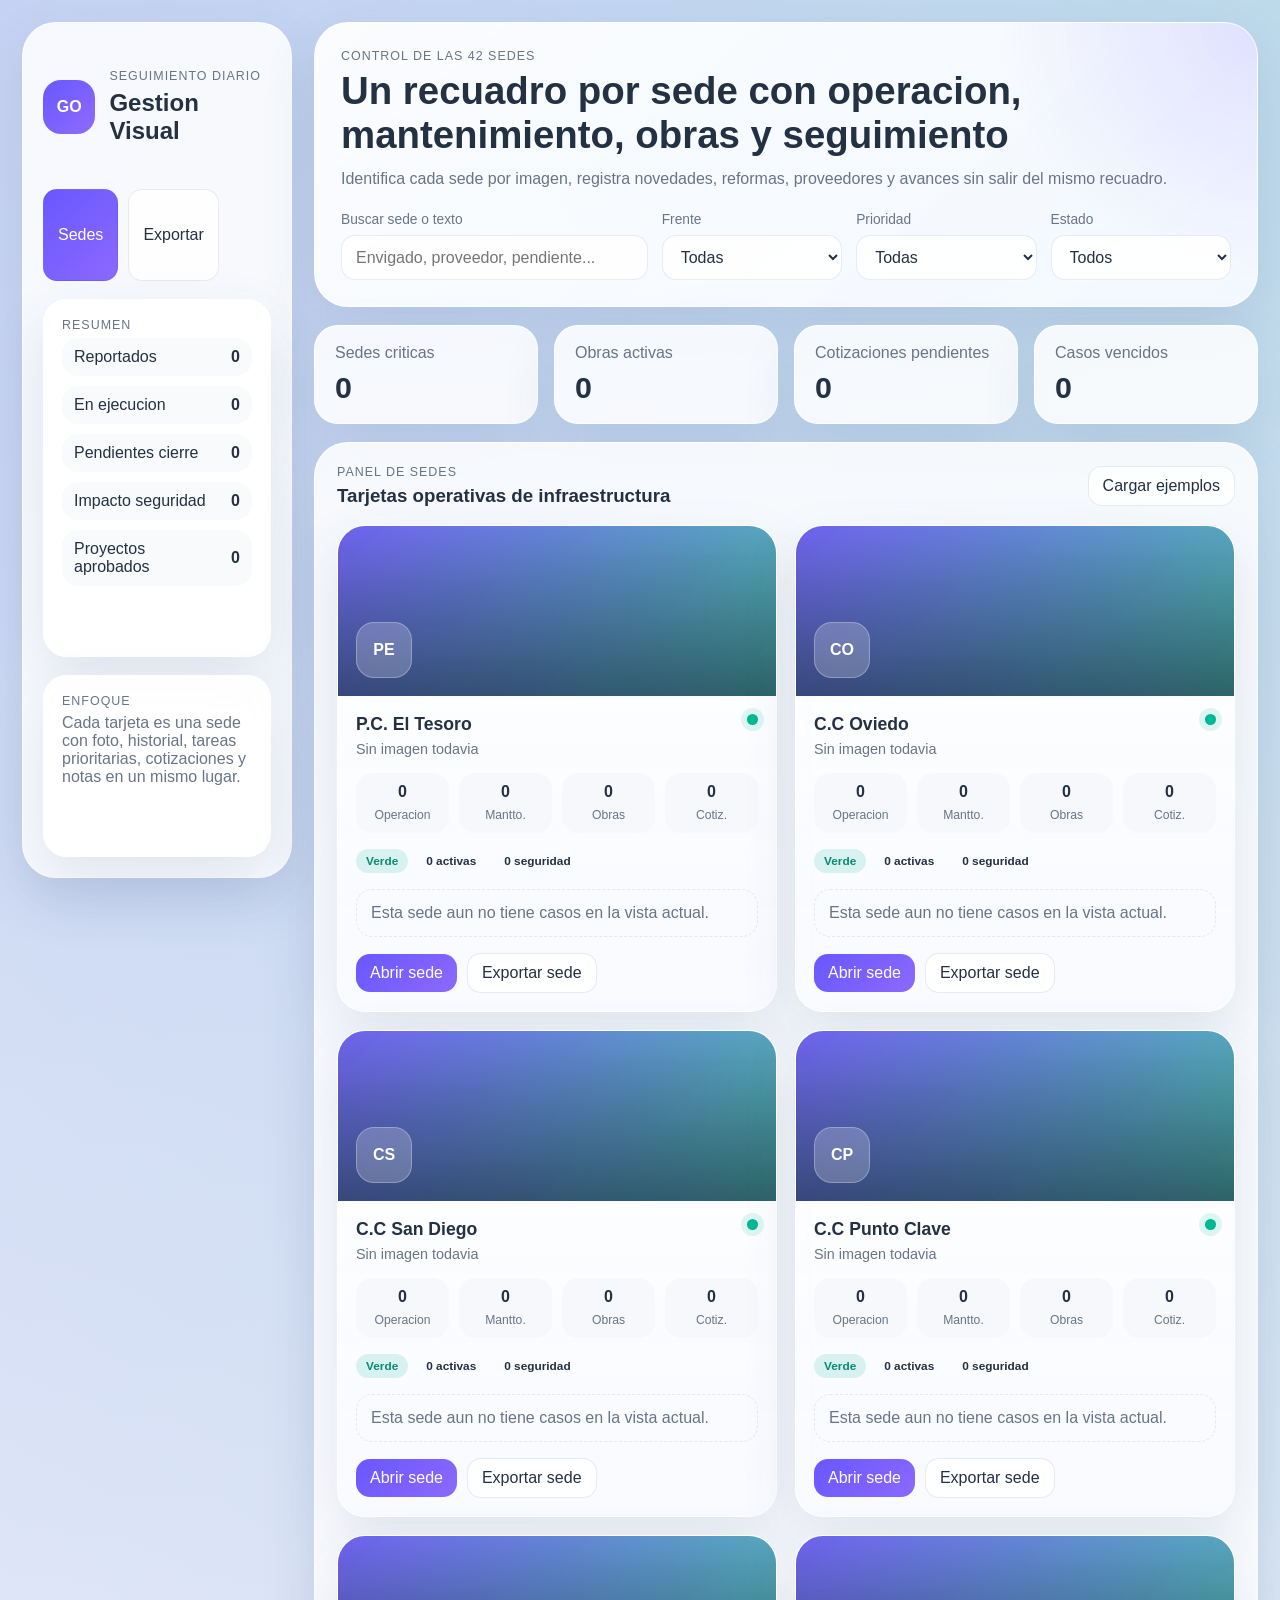
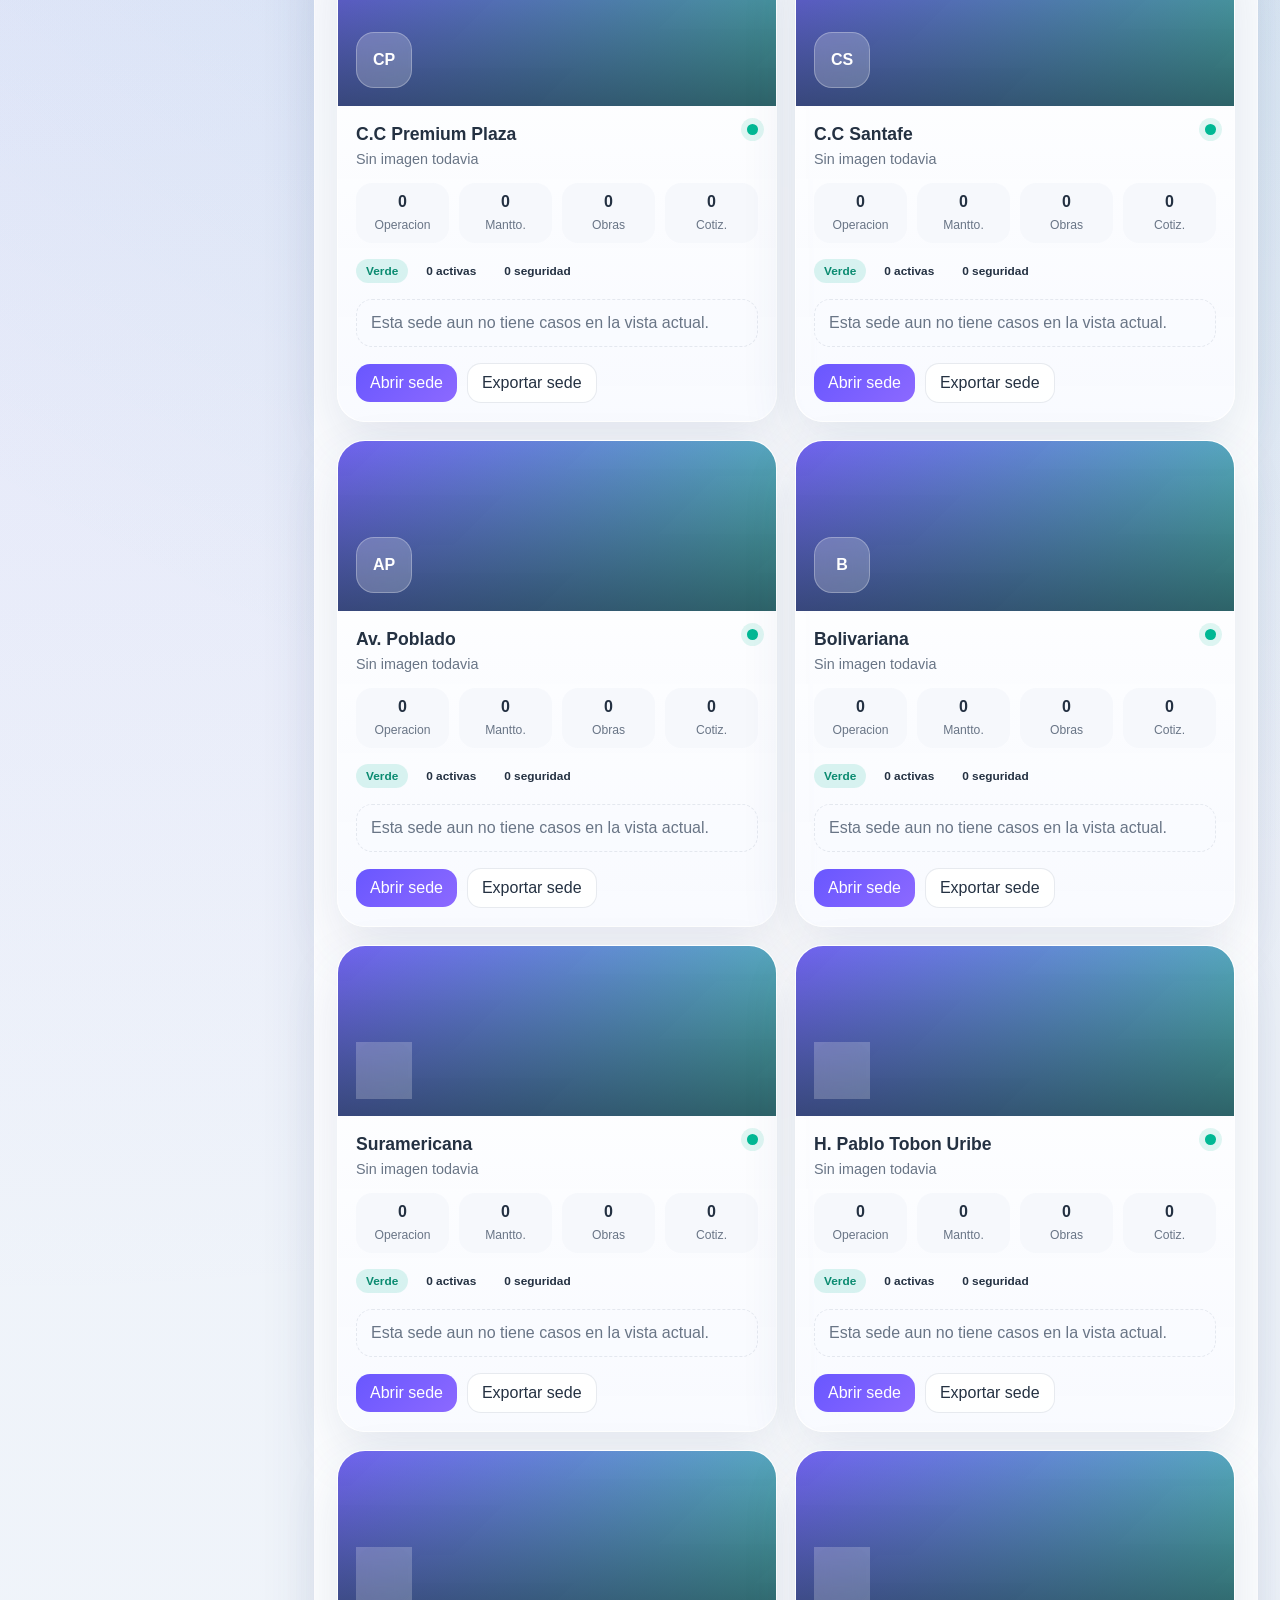
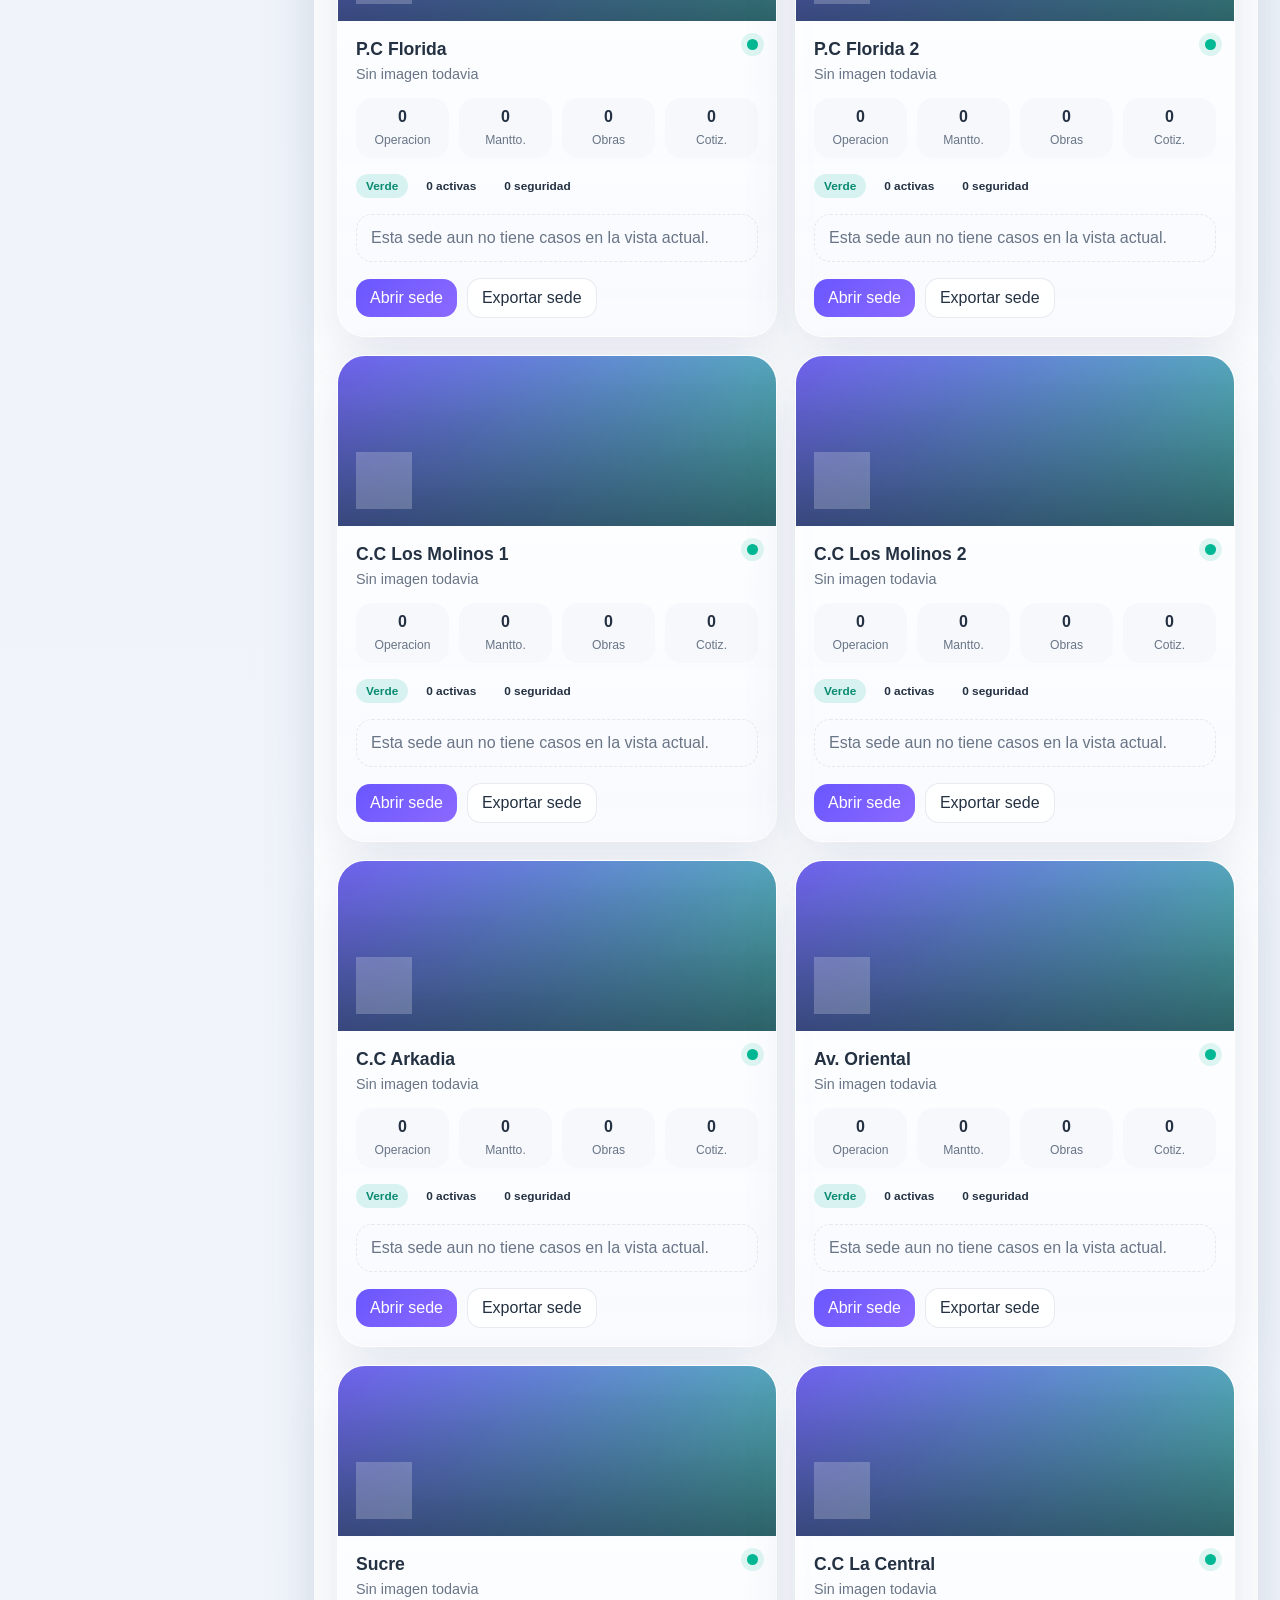
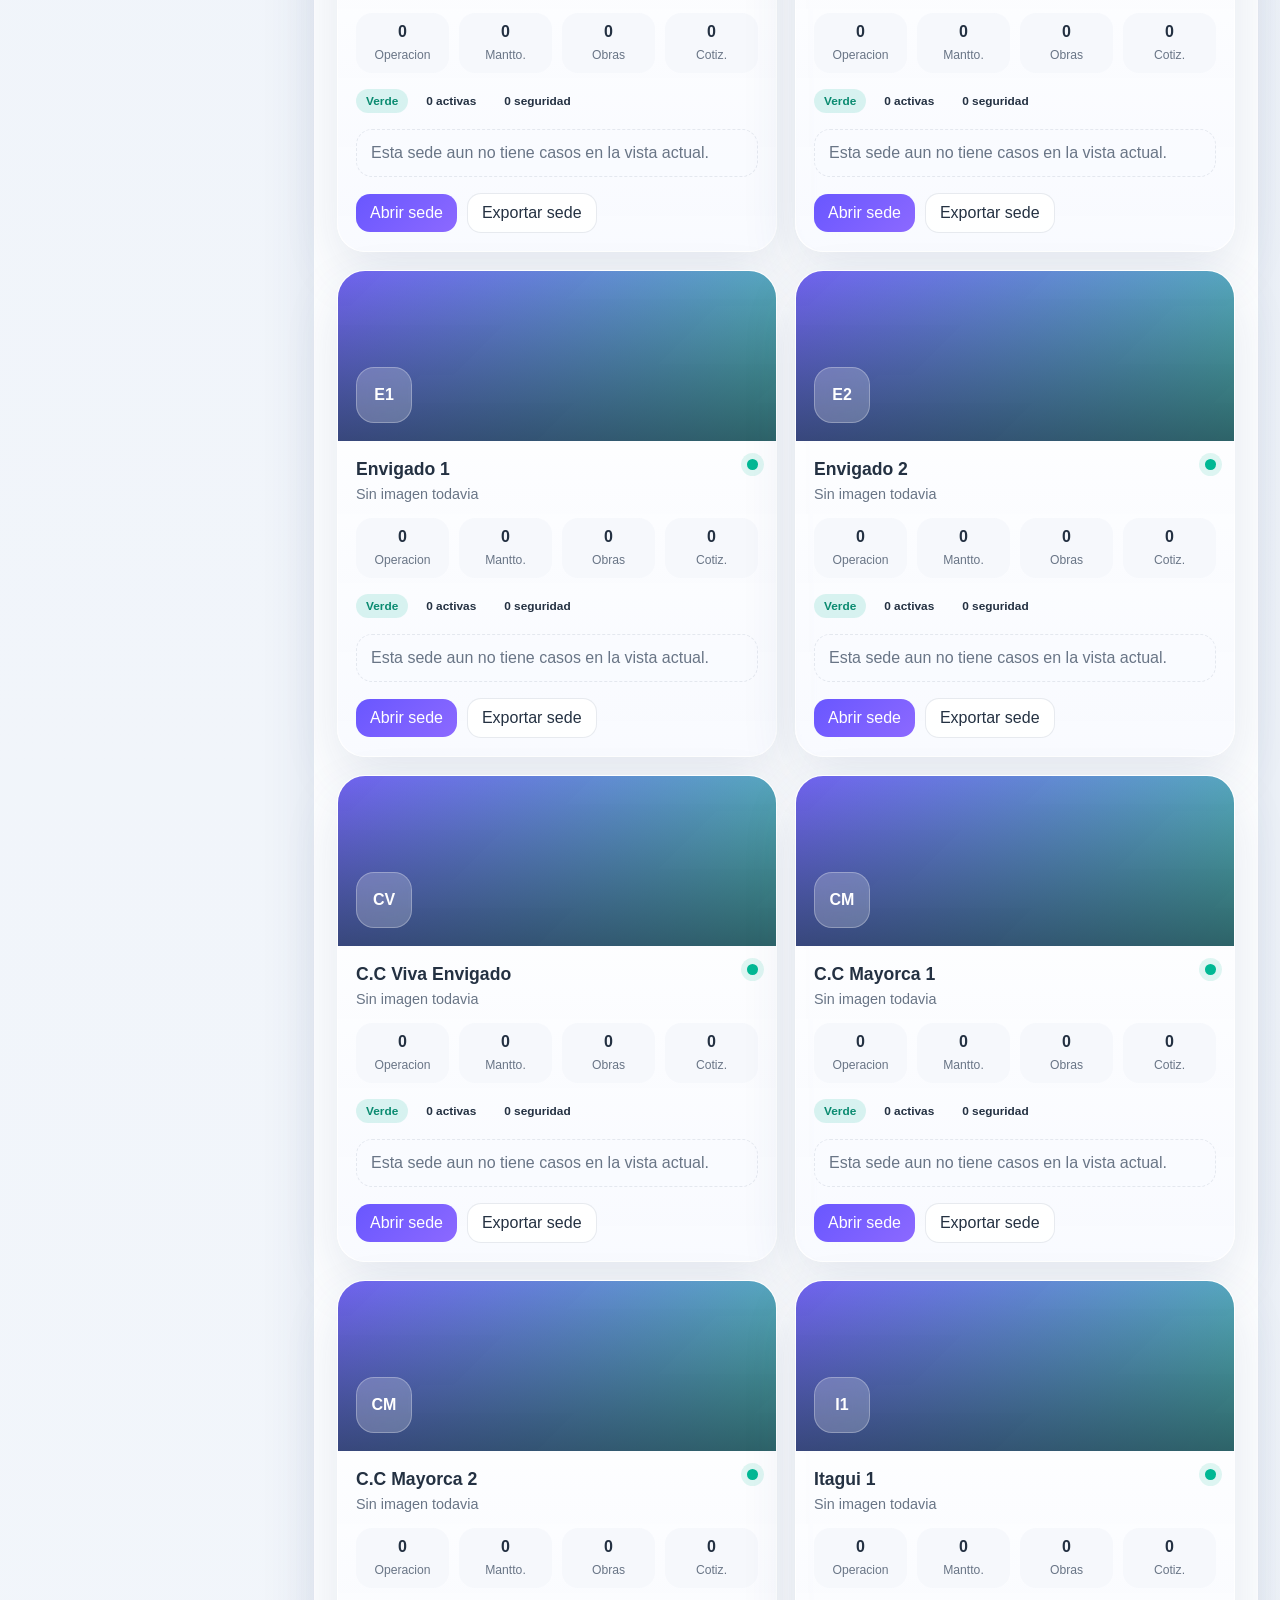
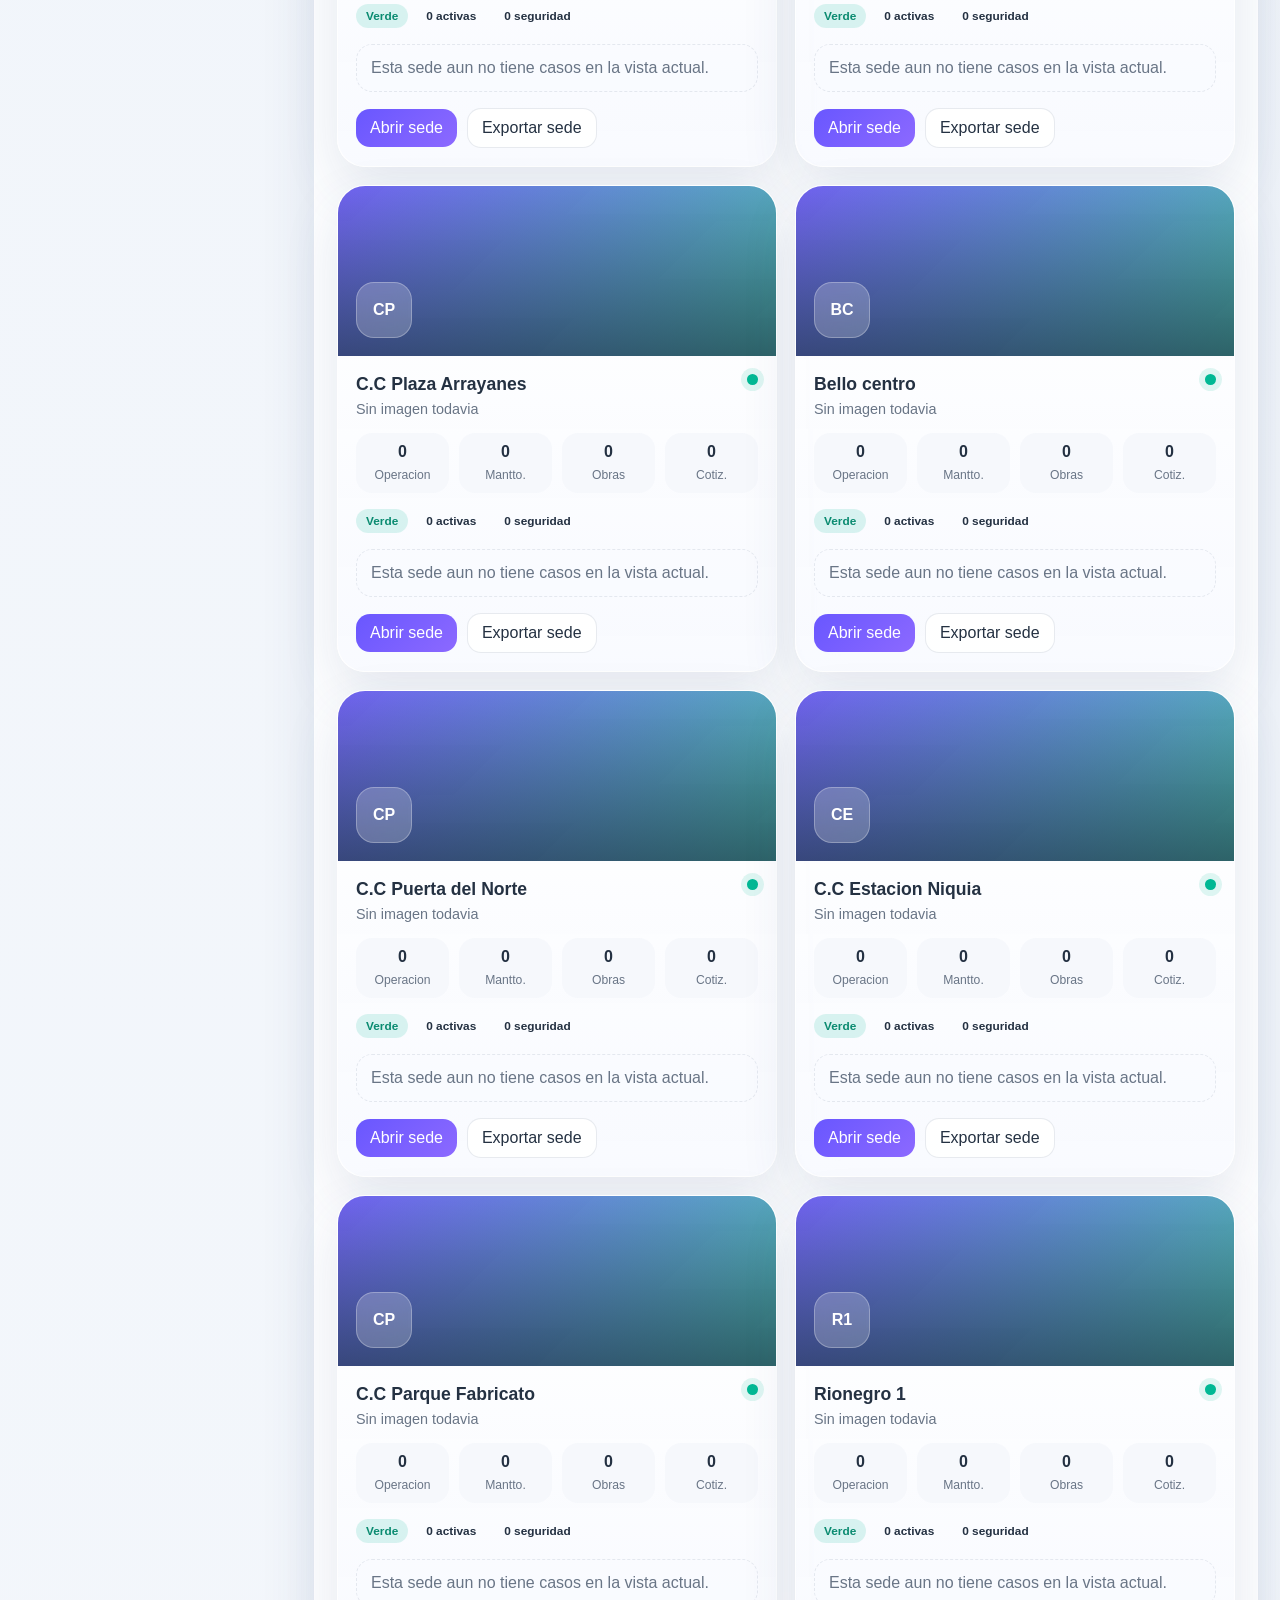
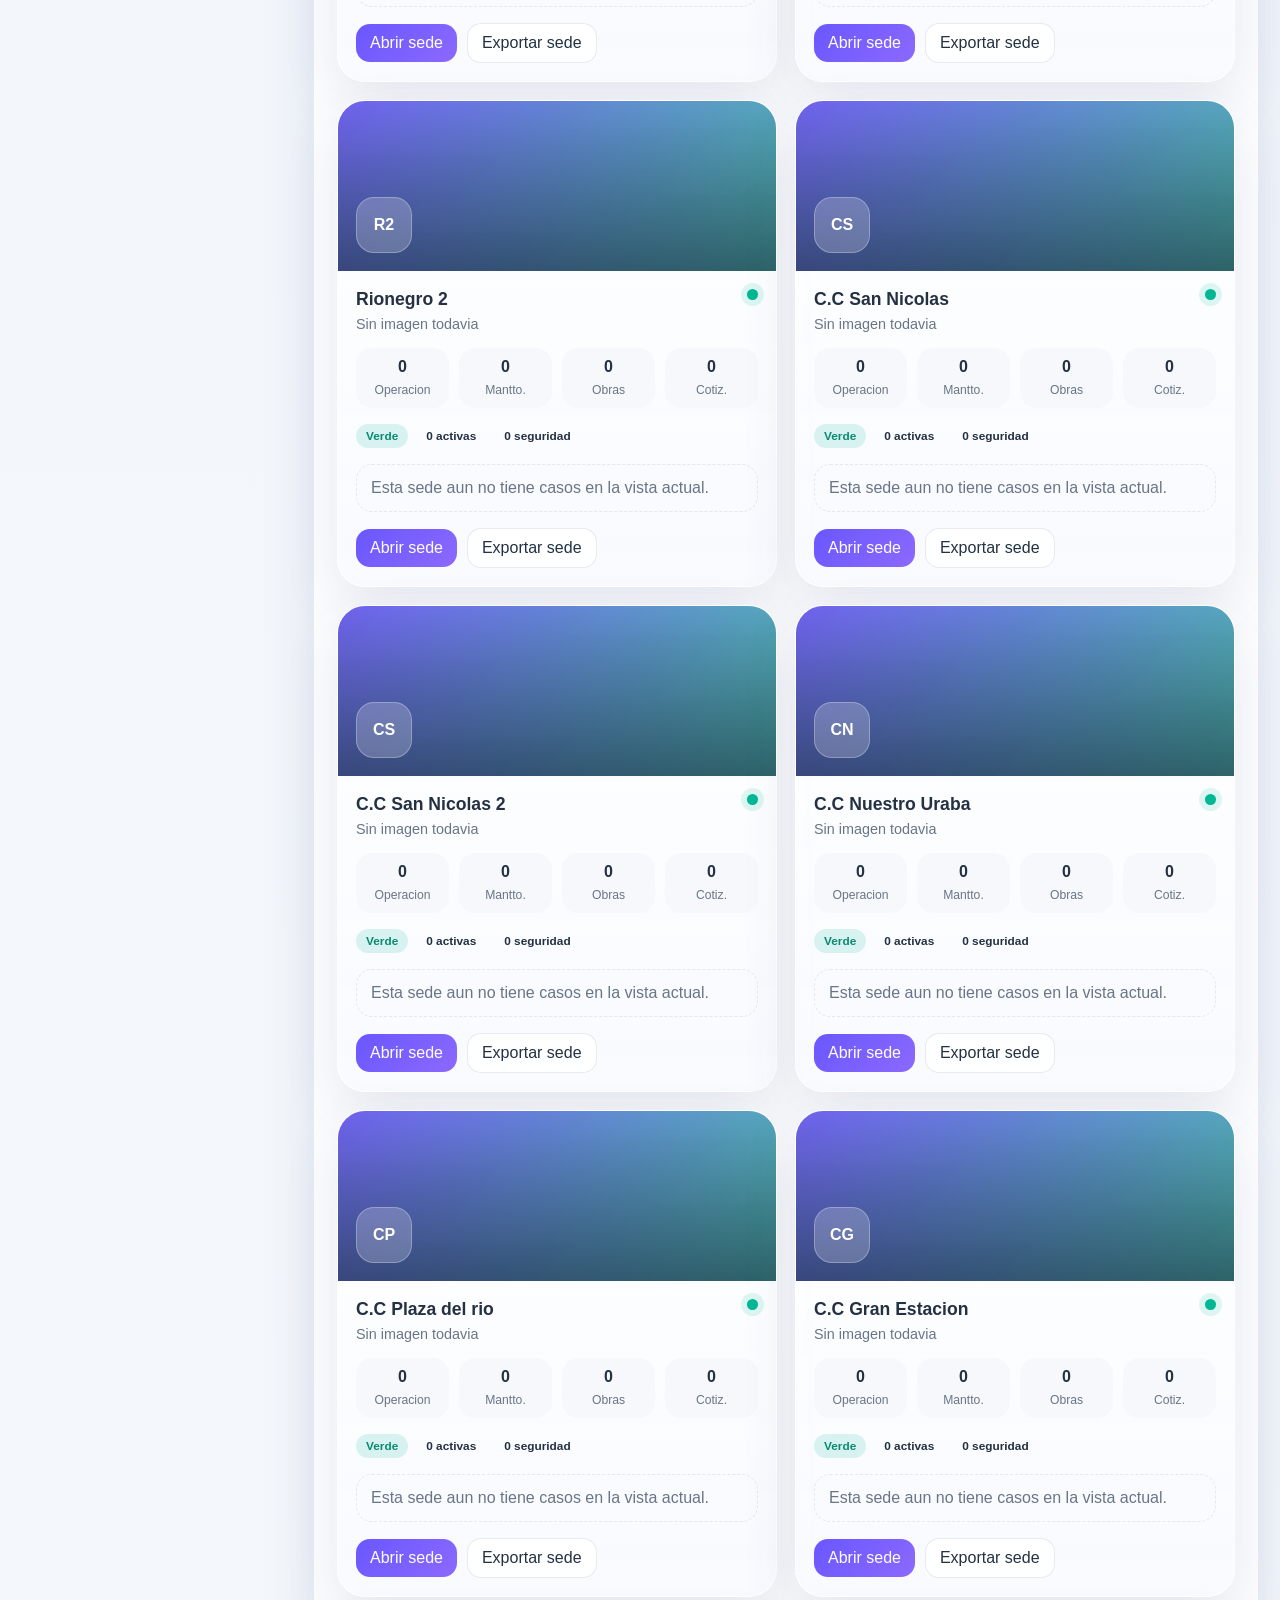
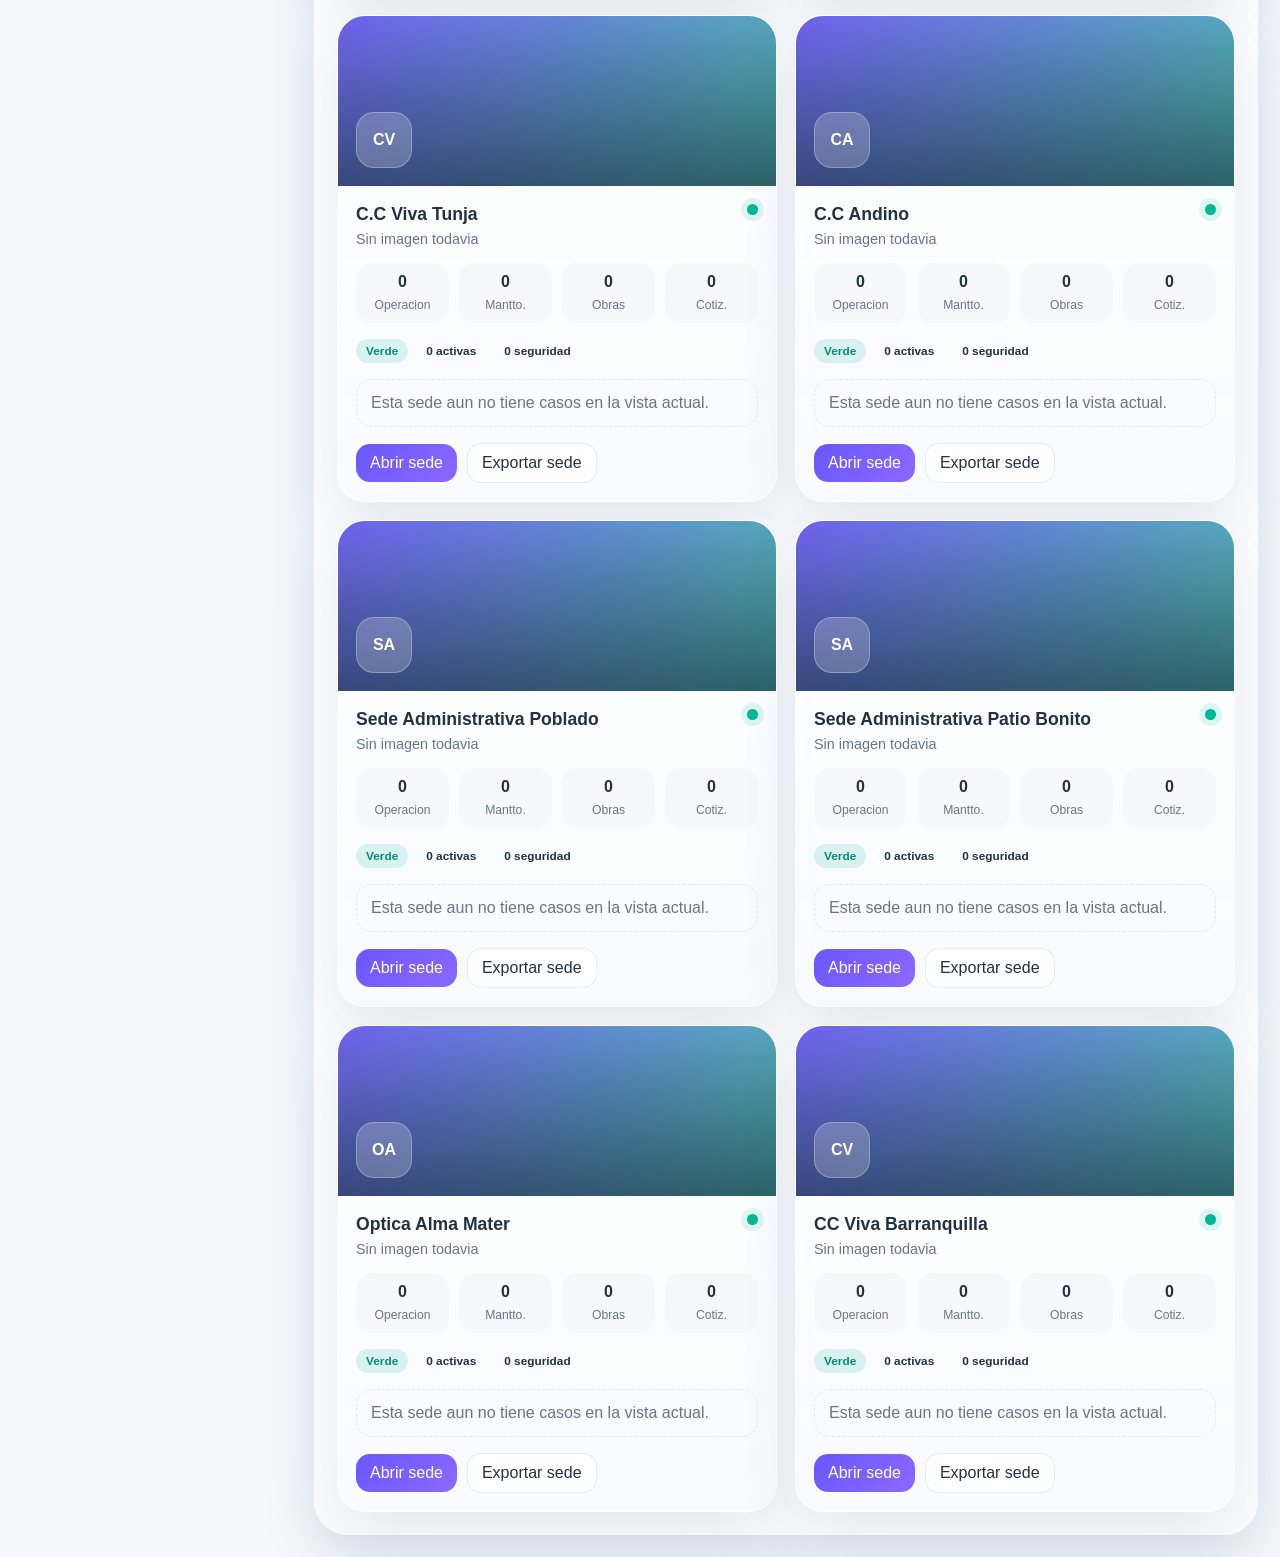
<file: index.html>
<!DOCTYPE html>
<html lang="es">
<head>
  <meta charset="UTF-8">
  <meta name="viewport" content="width=device-width, initial-scale=1.0">
  <title>Gestion Visual de Opticas</title>
  <meta name="description" content="Panel visual por sedes para registrar novedades, tareas prioritarias, cotizaciones y notas.">
  <link rel="stylesheet" href="styles.css">
</head>
<body>
  <div class="dashboard-shell">
    <aside class="rail">
      <div class="rail-brand">
        <div class="rail-logo">GO</div>
        <div>
          <p class="eyebrow">Seguimiento diario</p>
          <h1>Gestion Visual</h1>
        </div>
      </div>

      <nav class="rail-nav">
        <button class="rail-pill active" type="button">Sedes</button>
        <button id="exportAllButton" class="rail-pill" type="button">Exportar</button>
      </nav>

      <section class="side-card">
        <p class="eyebrow">Resumen</p>
        <div id="summaryList" class="summary-list"></div>
      </section>

      <section class="side-card">
        <p class="eyebrow">Enfoque</p>
        <p class="muted">Cada tarjeta es una sede con foto, historial, tareas prioritarias, cotizaciones y notas en un mismo lugar.</p>
      </section>
    </aside>

    <main class="main-stage">
      <header class="hero-panel">
        <div class="hero-copy">
          <p class="eyebrow">Control de las 42 sedes</p>
          <h2>Un recuadro por sede con operacion, mantenimiento, obras y seguimiento</h2>
          <p>Identifica cada sede por imagen, registra novedades, reformas, proveedores y avances sin salir del mismo recuadro.</p>
        </div>

        <div class="hero-actions">
          <label class="field compact">
            <span>Buscar sede o texto</span>
            <input id="searchInput" type="search" placeholder="Envigado, proveedor, pendiente...">
          </label>
          <label class="field compact">
            <span>Frente</span>
            <select id="typeFilter"></select>
          </label>
          <label class="field compact">
            <span>Prioridad</span>
            <select id="priorityFilter"></select>
          </label>
          <label class="field compact">
            <span>Estado</span>
            <select id="statusFilter"></select>
          </label>
        </div>
      </header>

      <section id="metricsGrid" class="metrics-grid"></section>

      <section class="workspace">
        <div class="workspace-top">
          <div>
            <p class="eyebrow">Panel de sedes</p>
            <h3>Tarjetas operativas de infraestructura</h3>
          </div>
          <button id="loadSamplesButton" class="action-button ghost" type="button">Cargar ejemplos</button>
        </div>

        <div id="siteGrid" class="site-grid"></div>
      </section>
    </main>
  </div>

  <div id="siteModalRoot"></div>

  <template id="metricTemplate">
    <article class="metric-card">
      <p class="metric-label"></p>
      <strong class="metric-value"></strong>
    </article>
  </template>

  <script src="app.js"></script>
</body>
</html>
</file>
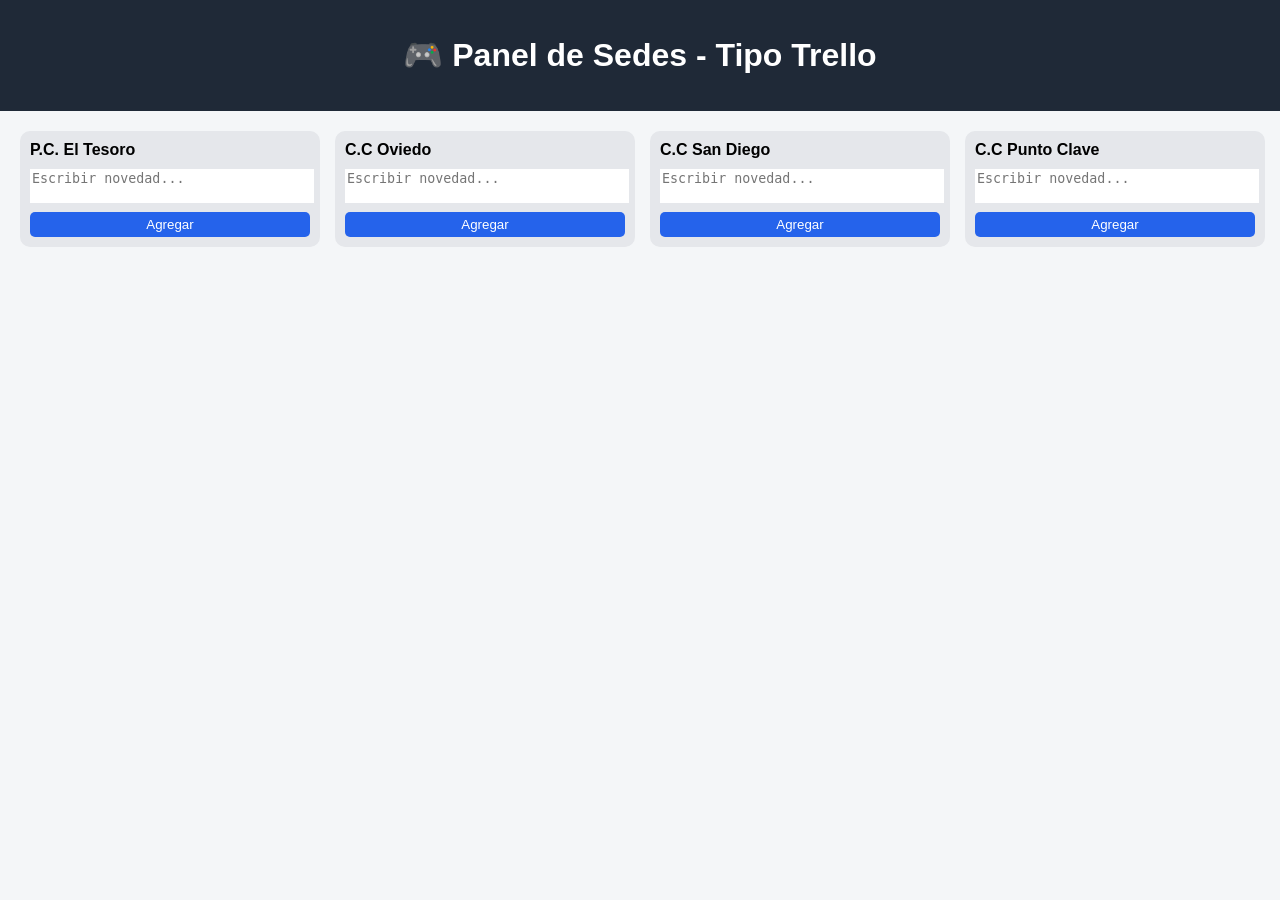
<file: panel_sedes_dashboard_html (1).html>
<!DOCTYPE html>
<html lang="es">
<head>
<meta charset="UTF-8">
<meta name="viewport" content="width=device-width, initial-scale=1.0">
<title>Panel tipo Trello - Sedes</title>
<style>
body { font-family: Arial; margin:0; background:#f4f6f8; }
header { background:#1f2937; color:white; padding:15px; text-align:center; }

.board { display:flex; overflow-x:auto; padding:20px; gap:15px; }

.column {
  background:#e5e7eb;
  border-radius:10px;
  width:280px;
  padding:10px;
  flex-shrink:0;
}

.column h3 {
  margin:0 0 10px;
  font-size:16px;
}

.card {
  background:white;
  border-radius:8px;
  padding:10px;
  margin-bottom:10px;
  box-shadow:0 2px 4px rgba(0,0,0,0.1);
}

textarea {
  width:100%;
  border:none;
  resize:none;
  outline:none;
}

button {
  margin-top:5px;
  width:100%;
  padding:5px;
  border:none;
  border-radius:5px;
  background:#2563eb;
  color:white;
  cursor:pointer;
}

button:hover { background:#1d4ed8; }

.nota {
  background:#f9fafb;
  padding:5px;
  margin-top:5px;
  border-radius:5px;
  font-size:13px;
}

</style>
</head>
<body>

<header>
<h1>🎮 Panel de Sedes - Tipo Trello</h1>
</header>

<div class="board" id="board"></div>

<script>

const sedes = [
"P.C. El Tesoro","C.C Oviedo","C.C San Diego","C.C Punto Clave","C.C Premium Plaza","C.C Santafé","Av. Poblado","Bolivariana","Suramericana","H. Pablo Tobón Uribe","P.C Florida","P.C Florida 2","C.C Los Molinos 1","C.C Los Molinos 2","C.C Arkadia","Av. Oriental","Sucre","C.C La Central","Envigado 1","Envigado 2","C.C Viva Envigado","C.C Mayorca 1","C.C Mayorca 2","Itagüí 1","C.C Plaza Arrayanes","Bello centro","C.C Puerta del Norte","C.C Estación Niquía","C.C Parque Fabricato","Rionegro 1","Rionegro 2","C.C San Nicolás","C.C San Nicolás 2","C.C Nuestro Urabá","C.C Plaza del rio","C.C Gran Estación","C.C Viva Tunja","C.C Andino","Sede Administrativa Poblado","Sede Administrativa Patio Bonito","Óptica Alma Mater","CC Viva Barranquilla"
];

const board = document.getElementById("board");

sedes.forEach((sede, index) => {
  const column = document.createElement("div");
  column.className = "column";

  column.innerHTML = `
    <h3>${sede}</h3>
    <div id="notes-${index}"></div>
    <textarea id="input-${index}" placeholder="Escribir novedad..."></textarea>
    <button onclick="addNote(${index})">Agregar</button>
  `;

  board.appendChild(column);
});

function addNote(index) {
  const input = document.getElementById(`input-${index}`);
  const notesDiv = document.getElementById(`notes-${index}`);

  if(input.value.trim() === "") return;

  const note = document.createElement("div");
  note.className = "nota";
  note.innerText = input.value;

  notesDiv.appendChild(note);
  input.value = "";
}

</script>

</body>
</html>
</file>
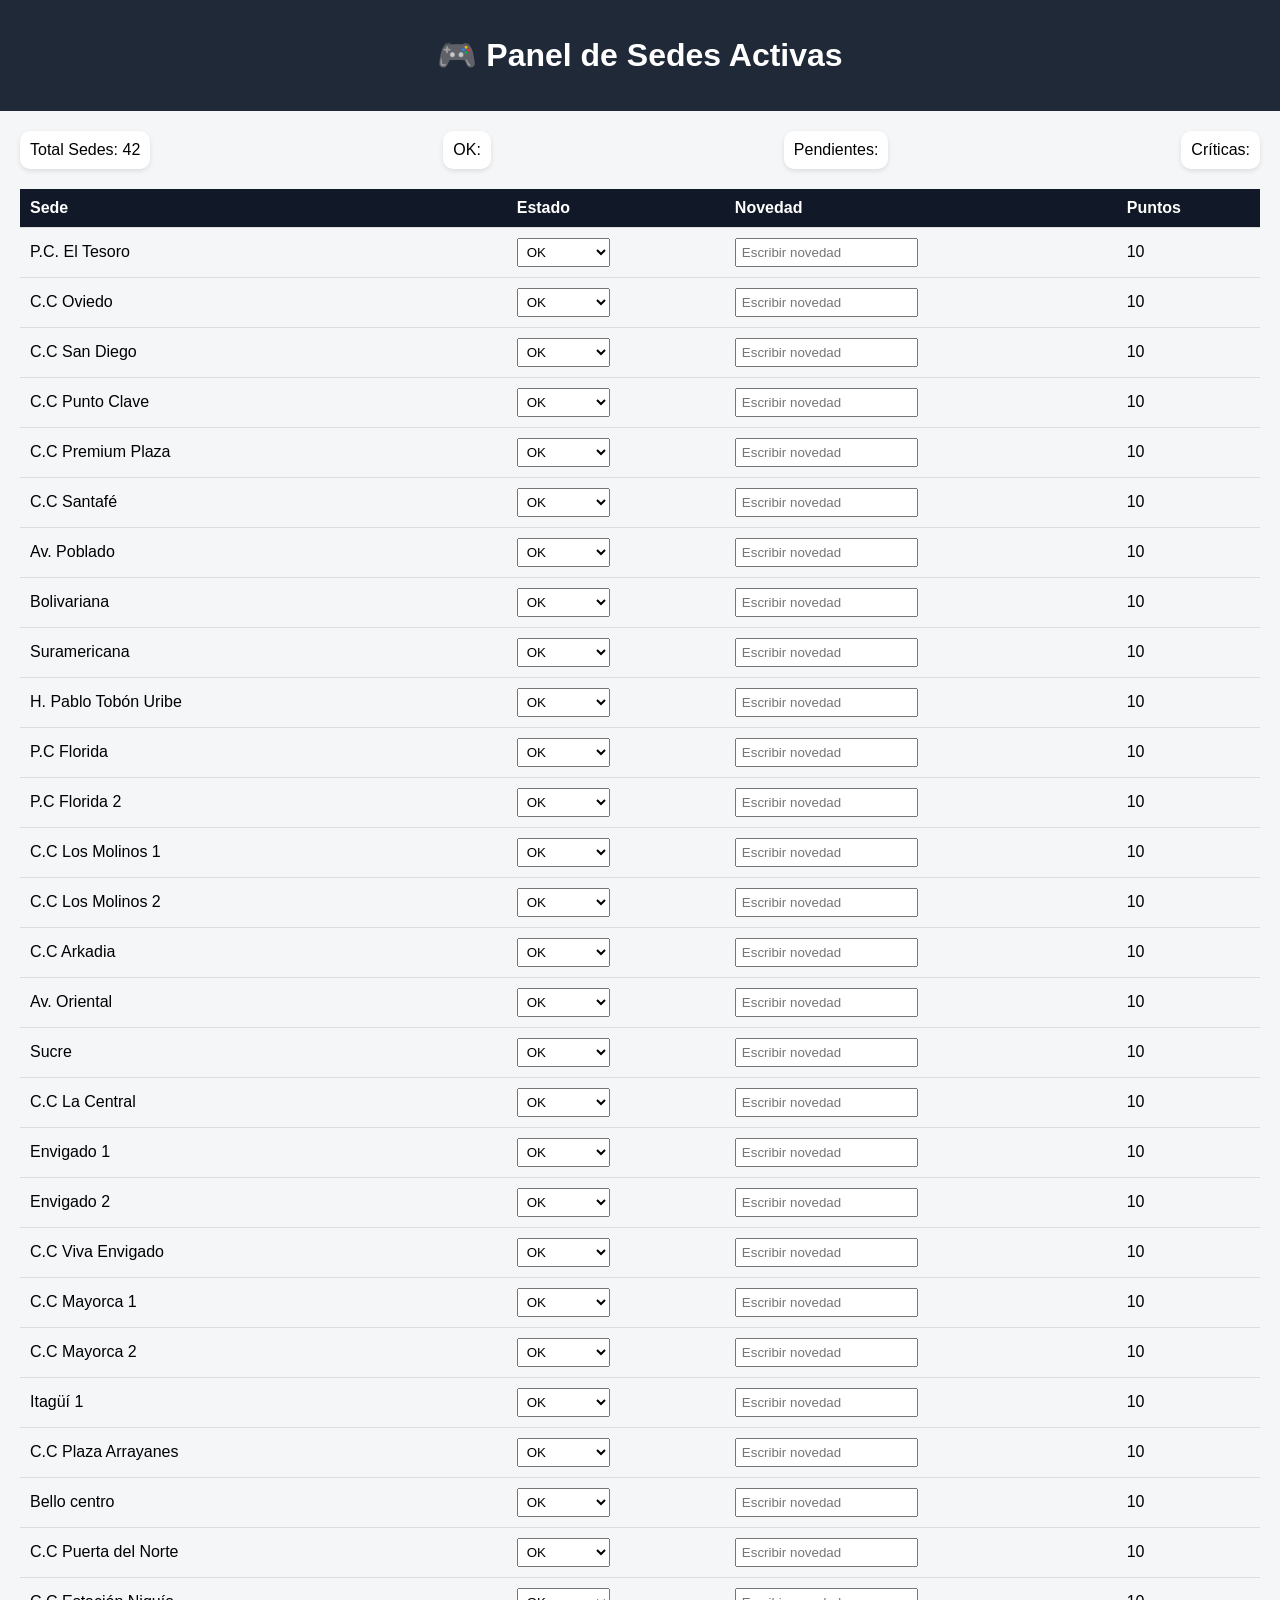
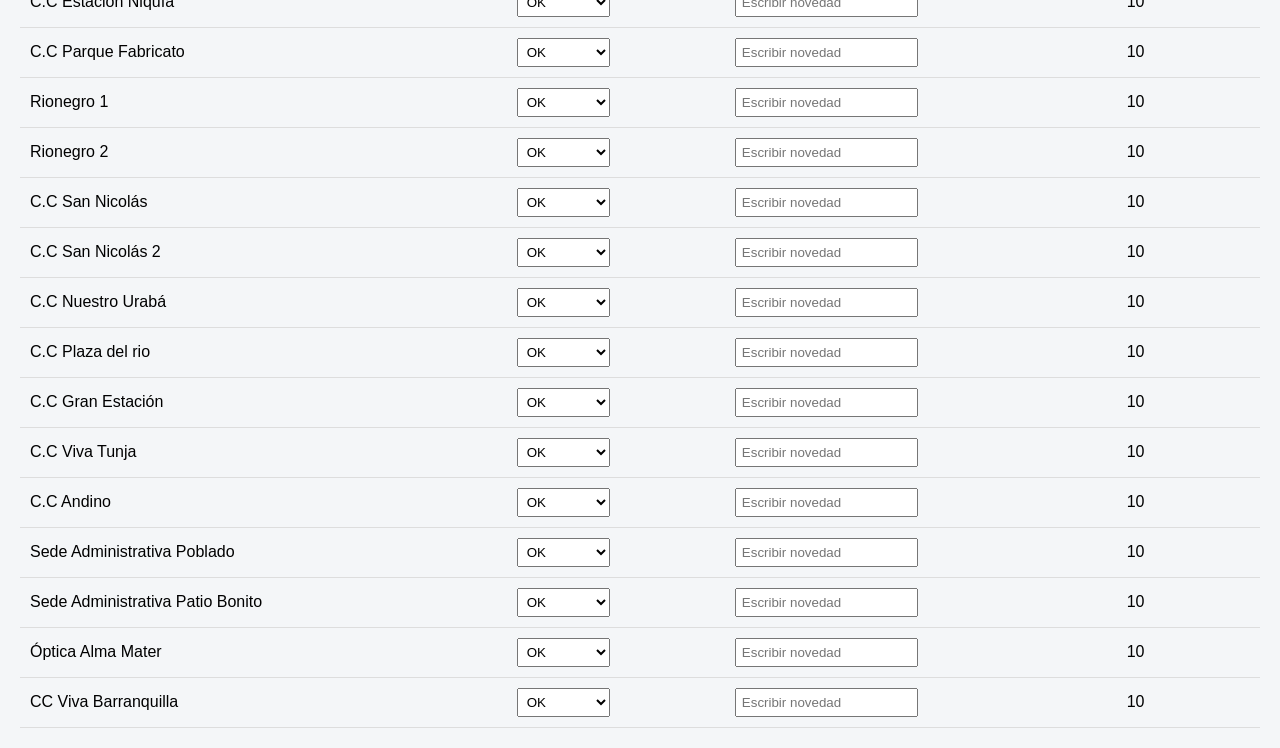
<file: panel_sedes_dashboard_html.html>
<!DOCTYPE html>
<html lang="es">
<head>
  <meta charset="UTF-8" />
  <meta name="viewport" content="width=device-width, initial-scale=1.0" />
  <title>Panel de Sedes - Óptica</title>
  <style>
    body { font-family: Arial; background:#f4f6f8; margin:0; }
    header { background:#1f2937; color:#fff; padding:15px; text-align:center; }
    table { width:100%; border-collapse: collapse; margin-top:20px; }
    th, td { padding:10px; border-bottom:1px solid #ddd; text-align:left; }
    th { background:#111827; color:#fff; }
    select, input { padding:5px; }
    .ok { background:#d1fae5; }
    .warn { background:#fef3c7; }
    .bad { background:#fee2e2; }
    .container { padding:20px; }
    .top { display:flex; justify-content:space-between; }
    .card { background:white; padding:10px; border-radius:10px; box-shadow:0 2px 5px rgba(0,0,0,0.1); }
  </style>
</head>
<body>
<header>
  <h1>🎮 Panel de Sedes Activas</h1>
</header>
<div class="container">
  <div class="top">
    <div class="card">Total Sedes: <span id="total"></span></div>
    <div class="card">OK: <span id="ok"></span></div>
    <div class="card">Pendientes: <span id="warn"></span></div>
    <div class="card">Críticas: <span id="bad"></span></div>
  </div>

  <table id="tabla">
    <thead>
      <tr>
        <th>Sede</th>
        <th>Estado</th>
        <th>Novedad</th>
        <th>Puntos</th>
      </tr>
    </thead>
    <tbody></tbody>
  </table>
</div>

<script>
const sedes = [
"P.C. El Tesoro","C.C Oviedo","C.C San Diego","C.C Punto Clave","C.C Premium Plaza","C.C Santafé","Av. Poblado","Bolivariana","Suramericana","H. Pablo Tobón Uribe","P.C Florida","P.C Florida 2","C.C Los Molinos 1","C.C Los Molinos 2","C.C Arkadia","Av. Oriental","Sucre","C.C La Central","Envigado 1","Envigado 2","C.C Viva Envigado","C.C Mayorca 1","C.C Mayorca 2","Itagüí 1","C.C Plaza Arrayanes","Bello centro","C.C Puerta del Norte","C.C Estación Niquía","C.C Parque Fabricato","Rionegro 1","Rionegro 2","C.C San Nicolás","C.C San Nicolás 2","C.C Nuestro Urabá","C.C Plaza del rio","C.C Gran Estación","C.C Viva Tunja","C.C Andino","Sede Administrativa Poblado","Sede Administrativa Patio Bonito","Óptica Alma Mater","CC Viva Barranquilla"
];

const tbody = document.querySelector("tbody");

sedes.forEach(sede => {
  const tr = document.createElement("tr");

  tr.innerHTML = `
    <td>${sede}</td>
    <td>
      <select onchange="update(this)">
        <option value="ok">OK</option>
        <option value="warn">Pendiente</option>
        <option value="bad">Crítico</option>
      </select>
    </td>
    <td><input type="text" placeholder="Escribir novedad" /></td>
    <td class="points">10</td>
  `;

  tbody.appendChild(tr);
});

function update(el){
  const tr = el.parentElement.parentElement;
  tr.classList.remove("ok","warn","bad");
  tr.classList.add(el.value);

  const pts = tr.querySelector(".points");
  if(el.value === "ok") pts.innerText = 10;
  if(el.value === "warn") pts.innerText = 5;
  if(el.value === "bad") pts.innerText = 0;

  count();
}

function count(){
  let ok=0,warn=0,bad=0;
  document.querySelectorAll("tbody tr").forEach(tr=>{
    if(tr.classList.contains("ok")) ok++;
    if(tr.classList.contains("warn")) warn++;
    if(tr.classList.contains("bad")) bad++;
  });

  document.getElementById("ok").innerText = ok;
  document.getElementById("warn").innerText = warn;
  document.getElementById("bad").innerText = bad;
}

document.getElementById("total").innerText = sedes.length;
</script>
</body>
</html>
</file>
<file: styles.css>
:root {
  --bg: #eef2f8;
  --bg-soft: #f8fafc;
  --surface: rgba(255, 255, 255, 0.85);
  --surface-strong: #ffffff;
  --line: rgba(96, 116, 139, 0.14);
  --text: #243142;
  --muted: #697586;
  --primary: #6957ff;
  --primary-soft: rgba(105, 87, 255, 0.12);
  --teal: #00b894;
  --amber: #f59e0b;
  --red: #f25f5c;
  --shadow: 0 22px 55px rgba(49, 76, 124, 0.12);
  --radius-xl: 30px;
  --radius-lg: 22px;
  --radius-md: 16px;
  --font-sans: "Segoe UI Variable", "Aptos", "Trebuchet MS", sans-serif;
}

* {
  box-sizing: border-box;
}

body {
  margin: 0;
  min-height: 100vh;
  color: var(--text);
  font-family: var(--font-sans);
  background:
    radial-gradient(circle at top left, rgba(105, 87, 255, 0.18), transparent 26%),
    radial-gradient(circle at top right, rgba(0, 184, 148, 0.16), transparent 22%),
    linear-gradient(180deg, #edf2f9 0%, #f5f8fc 100%);
}

button,
input,
select,
textarea {
  font: inherit;
}

button {
  cursor: pointer;
}

.dashboard-shell {
  display: grid;
  grid-template-columns: 270px 1fr;
  gap: 22px;
  padding: 22px;
}

.rail,
.hero-panel,
.metric-card,
.workspace,
.side-card,
.site-card {
  background: var(--surface);
  border: 1px solid rgba(255, 255, 255, 0.8);
  box-shadow: var(--shadow);
  backdrop-filter: blur(18px);
}

.rail {
  position: sticky;
  top: 22px;
  align-self: start;
  min-height: calc(100vh - 44px);
  border-radius: 34px;
  padding: 20px;
  display: grid;
  gap: 18px;
}

.rail-brand {
  display: flex;
  align-items: center;
  gap: 14px;
}

.rail-logo {
  width: 54px;
  height: 54px;
  border-radius: 18px;
  display: grid;
  place-items: center;
  color: white;
  font-weight: 700;
  background: linear-gradient(135deg, #6957ff, #8f6bff);
}

.eyebrow {
  margin: 0 0 6px;
  font-size: 0.78rem;
  letter-spacing: 0.08em;
  text-transform: uppercase;
  color: var(--muted);
}

h1,
h2,
h3,
h4,
p {
  margin: 0;
}

.rail-nav {
  display: flex;
  flex-wrap: wrap;
  gap: 10px;
}

.rail-pill,
.action-button,
.small-button,
.upload-button {
  border: 0;
  border-radius: 14px;
  padding: 10px 14px;
  transition: 0.2s ease;
}

.rail-pill.active,
.action-button.primary,
.upload-button {
  background: linear-gradient(135deg, #6957ff, #8c69ff);
  color: white;
}

.rail-pill,
.action-button.ghost,
.small-button {
  background: rgba(255, 255, 255, 0.85);
  color: var(--text);
  border: 1px solid var(--line);
}

.side-card {
  border-radius: 24px;
  padding: 18px;
}

.summary-list {
  display: grid;
  gap: 10px;
}

.summary-item {
  display: flex;
  justify-content: space-between;
  align-items: center;
  gap: 12px;
  padding: 10px 12px;
  border-radius: 16px;
  background: rgba(248, 250, 252, 0.86);
}

.main-stage {
  display: grid;
  gap: 18px;
}

.hero-panel {
  border-radius: 34px;
  padding: 26px;
  display: grid;
  gap: 20px;
  background:
    radial-gradient(circle at right top, rgba(105, 87, 255, 0.15), transparent 26%),
    linear-gradient(140deg, rgba(255, 255, 255, 0.92), rgba(245, 249, 255, 0.96));
}

.hero-panel h2 {
  font-size: clamp(1.9rem, 3vw, 2.8rem);
  max-width: 760px;
  margin-bottom: 10px;
}

.hero-panel p:not(.eyebrow) {
  color: var(--muted);
  max-width: 900px;
  line-height: 1.55;
}

.hero-actions {
  display: grid;
  grid-template-columns: 1.7fr repeat(3, minmax(130px, 1fr));
  gap: 14px;
}

.field {
  display: grid;
  gap: 8px;
}

.field span {
  font-size: 0.86rem;
  color: var(--muted);
}

input,
select,
textarea {
  width: 100%;
  border: 1px solid var(--line);
  background: rgba(255, 255, 255, 0.95);
  color: var(--text);
  border-radius: 14px;
  padding: 12px 14px;
}

textarea {
  min-height: 88px;
  resize: vertical;
}

input:focus,
select:focus,
textarea:focus {
  outline: 2px solid rgba(105, 87, 255, 0.15);
  border-color: rgba(105, 87, 255, 0.34);
}

.metrics-grid {
  display: grid;
  grid-template-columns: repeat(4, minmax(0, 1fr));
  gap: 16px;
}

.metric-card {
  border-radius: 24px;
  padding: 18px 20px;
}

.metric-label {
  color: var(--muted);
  margin-bottom: 8px;
}

.metric-value {
  font-size: 1.9rem;
}

.workspace {
  border-radius: 34px;
  padding: 22px;
}

.site-modal-overlay {
  position: fixed;
  inset: 0;
  z-index: 40;
  display: grid;
  place-items: center;
  padding: 24px;
  pointer-events: none;
}

.site-modal-backdrop {
  position: absolute;
  inset: 0;
  border: 0;
  background: rgba(15, 23, 42, 0.34);
  backdrop-filter: blur(8px);
  z-index: 0;
  pointer-events: auto;
}

.site-modal {
  position: relative;
  z-index: 2;
  width: min(1360px, calc(100vw - 48px));
  max-height: calc(100vh - 48px);
  overflow: auto;
  border-radius: 32px;
  background: rgba(255, 255, 255, 0.95);
  border: 1px solid rgba(255, 255, 255, 0.9);
  box-shadow: 0 28px 70px rgba(27, 40, 76, 0.22);
  padding: 22px;
  pointer-events: auto;
}

.site-modal-header {
  display: flex;
  justify-content: space-between;
  align-items: start;
  gap: 18px;
  margin-bottom: 18px;
}

.site-modal-body {
  display: grid;
  grid-template-columns: minmax(0, 1.45fr) minmax(340px, 0.85fr);
  gap: 18px;
  align-items: start;
}

.site-modal-main,
.site-modal-side {
  display: grid;
  gap: 16px;
}

.site-modal-panel,
.modal-upload {
  border-radius: 20px;
  border: 1px solid var(--line);
  background: rgba(248, 250, 252, 0.92);
  padding: 16px;
}

.workspace-top {
  display: flex;
  justify-content: space-between;
  align-items: center;
  gap: 16px;
  margin-bottom: 18px;
}

.site-grid {
  display: grid;
  grid-template-columns: repeat(auto-fit, minmax(310px, 1fr));
  gap: 18px;
}

.site-card {
  position: relative;
  border-radius: 28px;
  overflow: hidden;
  background:
    linear-gradient(180deg, rgba(255, 255, 255, 0.95), rgba(248, 250, 255, 0.92));
}

.site-card.with-drawer {
  min-height: 760px;
}

.site-cover {
  position: relative;
  height: 170px;
  background:
    linear-gradient(135deg, rgba(105, 87, 255, 0.9), rgba(0, 184, 148, 0.68));
  display: flex;
  align-items: flex-end;
  padding: 18px;
}

.site-cover.has-image {
  background-size: cover;
  background-position: center;
}

.cover-overlay {
  position: absolute;
  inset: 0;
  background: linear-gradient(180deg, rgba(23, 33, 56, 0.08), rgba(23, 33, 56, 0.62));
}

.site-badge {
  position: relative;
  z-index: 1;
  width: 56px;
  height: 56px;
  border-radius: 18px;
  display: grid;
  place-items: center;
  color: white;
  font-weight: 700;
  background: rgba(255, 255, 255, 0.22);
  border: 1px solid rgba(255, 255, 255, 0.28);
  backdrop-filter: blur(8px);
}

.site-main {
  padding: 18px;
  display: grid;
  gap: 16px;
}

.site-header {
  display: flex;
  justify-content: space-between;
  align-items: start;
  gap: 14px;
}

.site-title {
  font-size: 1.1rem;
  margin-bottom: 6px;
}

.site-subtitle {
  color: var(--muted);
  font-size: 0.9rem;
}

.status-dot {
  width: 11px;
  height: 11px;
  border-radius: 50%;
  background: var(--teal);
  box-shadow: 0 0 0 6px rgba(0, 184, 148, 0.12);
}

.severity-rojo {
  background: var(--red);
  box-shadow: 0 0 0 6px rgba(242, 95, 92, 0.16);
}

.severity-amarillo {
  background: var(--amber);
  box-shadow: 0 0 0 6px rgba(245, 158, 11, 0.16);
}

.mini-stats {
  display: grid;
  grid-template-columns: repeat(4, minmax(0, 1fr));
  gap: 10px;
}

.mini-stat {
  padding: 10px 8px;
  border-radius: 16px;
  background: rgba(246, 248, 252, 0.96);
  text-align: center;
}

.mini-stat strong {
  display: block;
  margin-bottom: 4px;
  font-size: 1rem;
}

.mini-stat span {
  color: var(--muted);
  font-size: 0.76rem;
}

.site-kpis,
.quick-kpis {
  display: flex;
  flex-wrap: wrap;
  gap: 8px;
}

.latest-list,
.timeline-list {
  display: grid;
  gap: 10px;
}

.latest-item,
.timeline-item {
  border-radius: 16px;
  background: rgba(248, 250, 252, 0.94);
  border: 1px solid var(--line);
  padding: 12px;
}

.latest-button {
  width: 100%;
  text-align: left;
  cursor: pointer;
  transition: transform 0.18s ease, box-shadow 0.18s ease, border-color 0.18s ease;
}

.latest-button:hover {
  transform: translateY(-1px);
  border-color: rgba(105, 87, 255, 0.24);
  box-shadow: 0 12px 24px rgba(73, 87, 145, 0.08);
}

.entry-top,
.entry-meta,
.entry-actions,
.site-actions,
.upload-row {
  display: flex;
  justify-content: space-between;
  align-items: center;
  gap: 10px;
  flex-wrap: wrap;
}

.tag-row {
  display: flex;
  flex-wrap: wrap;
  gap: 8px;
}

.tag {
  display: inline-flex;
  align-items: center;
  padding: 5px 10px;
  border-radius: 999px;
  font-size: 0.74rem;
  font-weight: 600;
}

.tag.type {
  background: #ecf1ff;
  color: #4f46e5;
}

.tag.priority-alta {
  background: rgba(242, 95, 92, 0.12);
  color: #d94841;
}

.tag.priority-media {
  background: rgba(245, 158, 11, 0.14);
  color: #b97708;
}

.tag.priority-baja {
  background: rgba(0, 184, 148, 0.13);
  color: #0b8b71;
}

.tag.traffic-rojo {
  background: rgba(242, 95, 92, 0.14);
  color: #d94841;
}

.tag.traffic-amarillo {
  background: rgba(245, 158, 11, 0.16);
  color: #a66a00;
}

.tag.traffic-verde {
  background: rgba(0, 184, 148, 0.14);
  color: #0b8b71;
}

.muted {
  color: var(--muted);
}

.small {
  font-size: 0.84rem;
}

.site-actions {
  justify-content: flex-start;
}

.quick-entry-panel {
  border-radius: 22px 0 0 22px;
  padding: 18px;
  border-left: 1px solid rgba(105, 87, 255, 0.16);
  background: linear-gradient(180deg, rgba(244, 242, 255, 0.98), rgba(255, 255, 255, 0.98));
  display: grid;
  gap: 14px;
  box-shadow: -18px 0 38px rgba(56, 74, 124, 0.14);
}

.entry-drawer {
  position: absolute;
  top: 0;
  right: 0;
  width: min(88%, 420px);
  height: 100%;
  z-index: 3;
  overflow: auto;
  animation: slideInDrawer 0.22s ease;
}

.entry-drawer-backdrop {
  position: absolute;
  inset: 0;
  z-index: 2;
  border: 0;
  background: rgba(30, 41, 59, 0.12);
  backdrop-filter: blur(2px);
}

@keyframes slideInDrawer {
  from {
    opacity: 0;
    transform: translateX(24px);
  }

  to {
    opacity: 1;
    transform: translateX(0);
  }
}

.expand-panel {
  padding-top: 8px;
  border-top: 1px solid var(--line);
  display: grid;
  gap: 14px;
}

.executive-grid,
.section-grid {
  display: grid;
  gap: 12px;
}

.executive-grid {
  grid-template-columns: repeat(4, minmax(0, 1fr));
}

.executive-stat {
  background: rgba(246, 248, 252, 0.96);
  border: 1px solid var(--line);
  border-radius: 16px;
  padding: 12px;
  text-align: center;
}

.executive-stat strong {
  display: block;
  font-size: 1.1rem;
  margin-bottom: 4px;
}

.executive-stat span {
  color: var(--muted);
  font-size: 0.8rem;
}

.area-section {
  border-radius: 18px;
  border: 1px solid var(--line);
  background: rgba(250, 251, 255, 0.9);
  padding: 14px;
  display: grid;
  gap: 12px;
}

.entry-form {
  display: grid;
  gap: 12px;
}

.entry-form-grid {
  display: grid;
  grid-template-columns: repeat(2, minmax(0, 1fr));
  gap: 12px;
}

.entry-form-grid .full {
  grid-column: span 2;
}

.empty-state {
  border-radius: 16px;
  border: 1px dashed var(--line);
  background: rgba(250, 251, 255, 0.88);
  padding: 14px;
  color: var(--muted);
}

.hidden-input {
  display: none;
}

@media (max-width: 1200px) {
  .dashboard-shell {
    grid-template-columns: 1fr;
  }

  .rail {
    position: static;
    min-height: auto;
  }

  .hero-actions {
    grid-template-columns: repeat(2, minmax(0, 1fr));
  }

  .site-modal-body {
    grid-template-columns: 1fr;
  }
}

@media (max-width: 760px) {
  .dashboard-shell {
    padding: 14px;
  }

  .hero-panel,
  .workspace,
  .rail,
  .site-modal {
    border-radius: 24px;
    padding: 18px;
  }

  .hero-actions,
  .metrics-grid,
  .executive-grid,
  .entry-form-grid,
  .mini-stats {
    grid-template-columns: 1fr;
  }

  .entry-form-grid .full {
    grid-column: span 1;
  }

  .site-card.with-drawer {
    min-height: auto;
  }

  .site-modal-overlay {
    padding: 12px;
  }

  .site-modal {
    width: calc(100vw - 24px);
    max-height: calc(100vh - 24px);
  }

  .entry-drawer {
    width: 100%;
    height: auto;
    top: auto;
    bottom: 0;
    border-radius: 22px 22px 0 0;
  }

  .quick-entry-panel {
    border-left: 0;
    border-top: 1px solid rgba(105, 87, 255, 0.16);
    box-shadow: 0 -18px 38px rgba(56, 74, 124, 0.12);
  }
}
</file>
